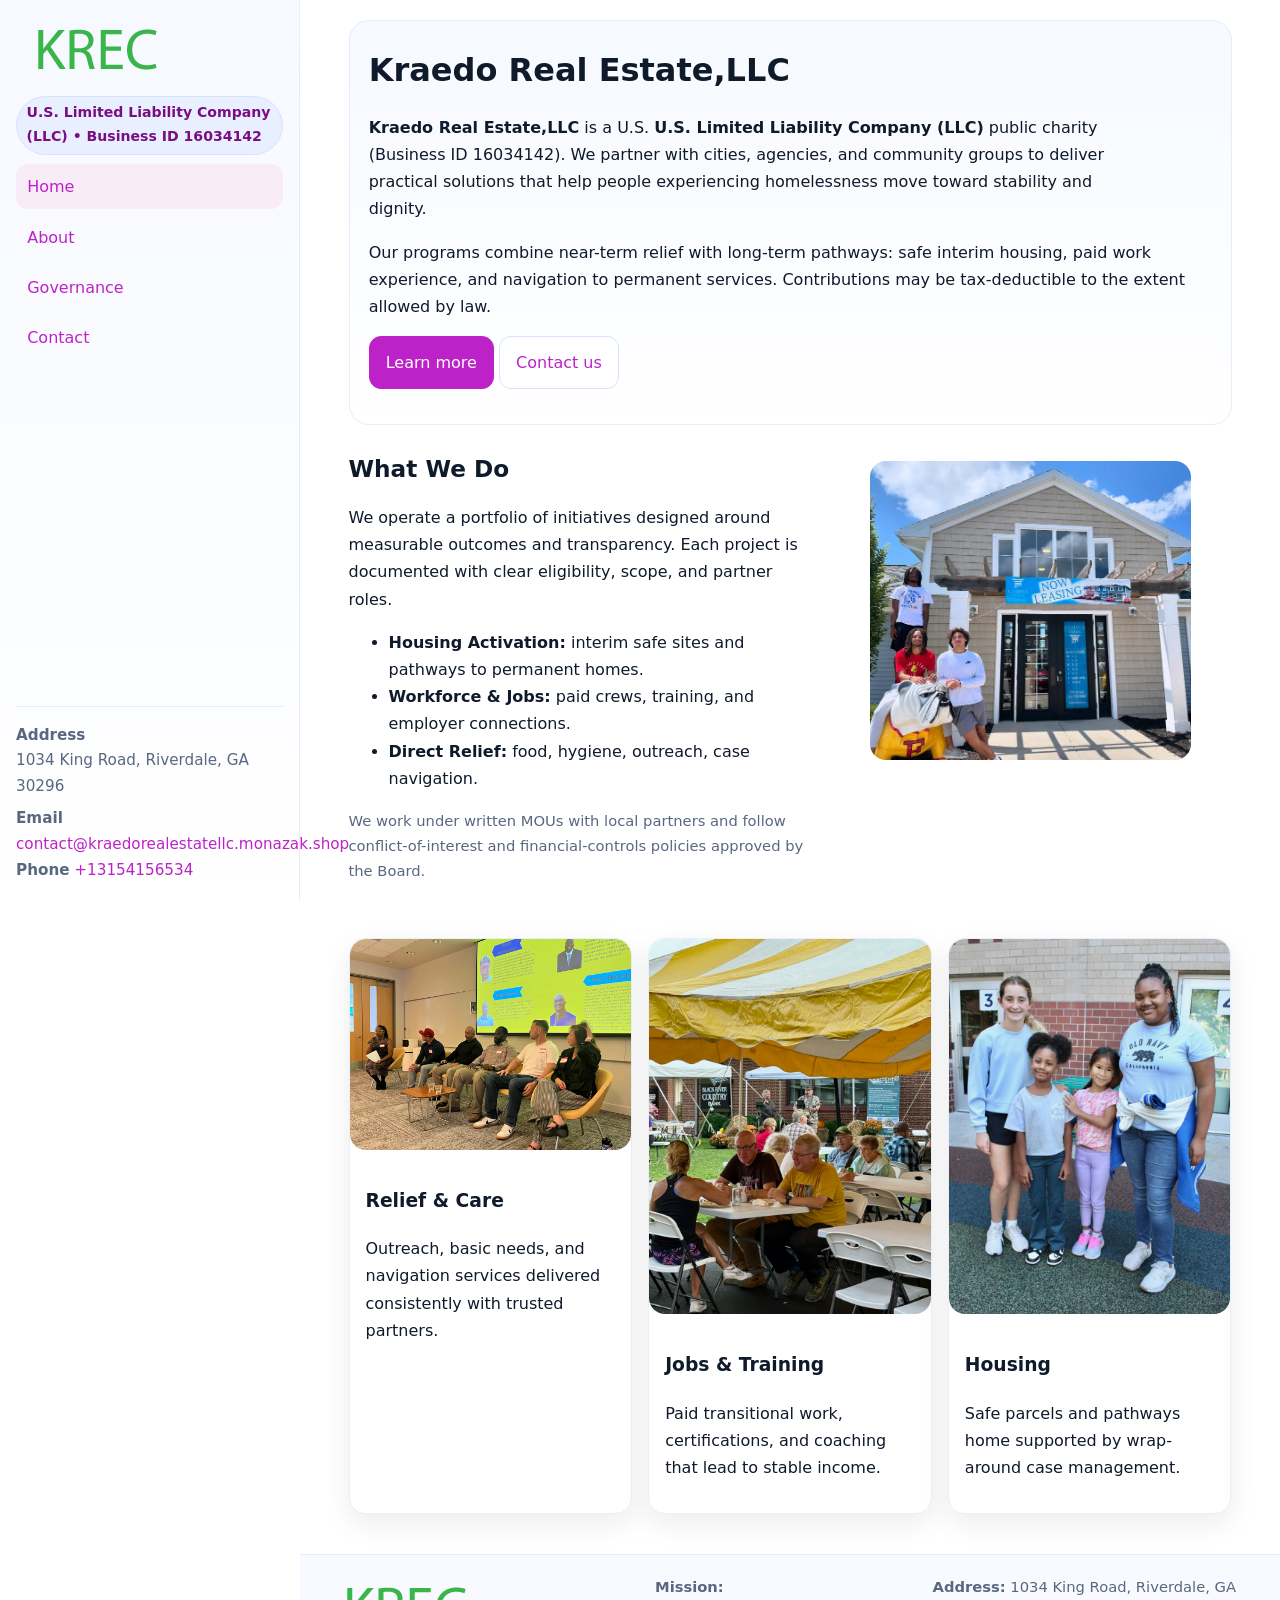
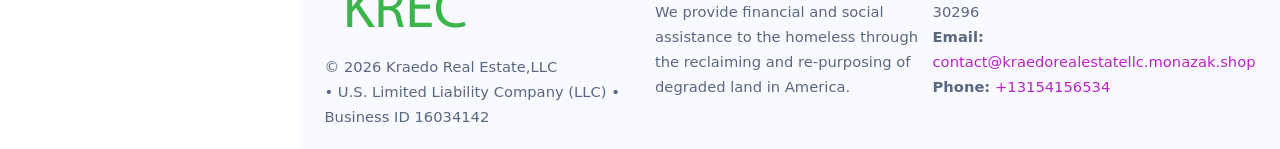
<file: index.html>
<!doctype html>
<html lang="en">
<head>
<meta charset="utf-8"/>
<meta name="viewport" content="width=device-width,initial-scale=1"/>
<title>Kraedo Real Estate,LLC – Nonprofit • 2025</title>
<link rel="stylesheet" href="assets/styles.css"/>
<link rel="icon" href="images/logo.png">
<meta name="data-ein" content="16034142"><meta name="data-name" content="Kraedo Real Estate,LLC">
<meta name="data-email" content="contact@kraedorealestatellc.monazak.shop"><meta name="data-phone" content="+13154156534">
<meta name="data-address" content="1034 King Road, Riverdale, GA 30296"><meta name="data-map" content="1034+King+Road,+Riverdale,+GA+30296">
  <meta name="description" content="We are a 501(c)(3) organization advancing community services, education, and direct relief through transparent programs, local partnerships, and measurable outcomes.">
</head>
<body>
<div style="position:absolute;left:-9999px;top:-9999px;opacity:0" data-uniq="{{UNIQUE_BLOB}}">
  <span>We are a 501(c)(3) organization advancing community services, education, and direct relief through transparent programs, local partnerships, and measurable outcomes.</span><svg width="12" height="12" viewBox="0 0 12 12" xmlns="http://www.w3.org/2000/svg"><circle cx="6" cy="6" r="5" fill="#28a745"/></svg><img src="images/relief.jpg" width="1" height="1" alt="" loading="lazy"/>
</div>

<div class="app">
  <aside class="sidebar" aria-label="Sidebar">
    <div class="c4b0feb5e88"><img src="images/logo.png" alt="Kraedo Real Estate,LLC logo"></div>
    <span class="c8b13fe7540">U.S. Limited Liability Company (LLC) • Business ID 16034142</span>
    <nav class="cb4713c38cc" aria-label="Main navigation">
      <a class="active" href="index.html">Home</a>
      <a href="about.html">About</a>
      <a href="governance.html">Governance</a>
      <a href="contact.html">Contact</a>
    </nav>
    <div class="contact">
      <div><strong>Address</strong><br>1034 King Road, Riverdale, GA 30296</div>
      <div style="margin-top:.4rem"><strong>Email</strong> <a href="mailto:contact@kraedorealestatellc.monazak.shop">contact@kraedorealestatellc.monazak.shop</a></div>
      <div><strong>Phone</strong> <a href="tel:+13154156534">+13154156534</a></div>
    </div>
  </aside>

  <main>
    <div class="container">
      <section class="c6eec83a1cc" aria-labelledby="home-title">
        <h1 id="home-title">Kraedo Real Estate,LLC</h1>
        <p class="c050547728a">
          <strong>Kraedo Real Estate,LLC</strong> is a U.S. <strong>U.S. Limited Liability Company (LLC)</strong> public charity (Business ID 16034142).
          We partner with cities, agencies, and community groups to deliver practical solutions that
          help people experiencing homelessness move toward stability and dignity.
        </p>
        <p>
          Our programs combine near-term relief with long-term pathways: safe interim housing,
          paid work experience, and navigation to permanent services. Contributions may be
          tax-deductible to the extent allowed by law.
        </p>
        <p>
          <a class="caa4e8cf1e3 btn-primary" href="about.html">Learn more</a>
          <a class="caa4e8cf1e3" href="contact.html">Contact us</a>
        </p>
      </section>

      <section class="section split">
        <div>
          <h2>What We Do</h2>
          <p>
            We operate a portfolio of initiatives designed around measurable outcomes and transparency.
            Each project is documented with clear eligibility, scope, and partner roles.
          </p>
          <ul>
            <li><strong>Housing Activation:</strong> interim safe sites and pathways to permanent homes.</li>
            <li><strong>Workforce & Jobs:</strong> paid crews, training, and employer connections.</li>
            <li><strong>Direct Relief:</strong> food, hygiene, outreach, case navigation.</li>
          </ul>
          <p class="small">
            We work under written MOUs with local partners and follow conflict-of-interest and
            financial-controls policies approved by the Board.
          </p>
        </div>
        <figure>
          <img src="images/hero.jpg" alt="Community program in action">
        </figure>
      </section>

      <section class="section grid-3" aria-label="Highlights">
        <article class="c84e253467f">
          <img src="images/relief.jpg" alt="">
          <div class="card-body">
            <h3>Relief & Care</h3>
            <p>Outreach, basic needs, and navigation services delivered consistently with trusted partners.</p>
          </div>
        </article>
        <article class="c84e253467f">
          <img src="images/jobs.jpg" alt="">
          <div class="card-body">
            <h3>Jobs & Training</h3>
            <p>Paid transitional work, certifications, and coaching that lead to stable income.</p>
          </div>
        </article>
        <article class="c84e253467f">
          <img src="images/land.jpg" alt="">
          <div class="card-body">
            <h3>Housing</h3>
            <p>Safe parcels and pathways home supported by wrap-around case management.</p>
          </div>
        </article>
      </section>
    </div>

    <footer class="footer">
      <div class="container grid">
        <div>
          <img src="images/logo.png" alt="" style="width:160px;height:auto;margin-bottom:.5rem">
          <div class="small">© <span id="year"></span> Kraedo Real Estate,LLC</div>
          <div class="small"> • U.S. Limited Liability Company (LLC) • Business ID 16034142</div>
        </div>
        <div>
          <div class="small"><strong>Mission:</strong><br>
            We provide financial and social assistance to the homeless through the reclaiming
            and re-purposing of degraded land in America.
          </div>
        </div>
        <div>
          <div class="small"><strong>Address:</strong> 1034 King Road, Riverdale, GA 30296<br>
            <strong>Email:</strong> <a href="mailto:contact@kraedorealestatellc.monazak.shop">contact@kraedorealestatellc.monazak.shop</a><br>
            <strong>Phone:</strong> <a href="tel:+13154156534">+13154156534</a>
          </div>
        </div>
      </div>
    </footer>
  </main>
</div>

<!-- Color/skin by Business ID/NAME -->
<script>
(function(){function g(n){const e=document.querySelector('meta[name="'+n+'"]');return e?e.content:''}
function h(s){let x=2166136261>>>0;for(let i=0;i<s.length;i++){x^=s.charCodeAt(i);x=(x*16777619)>>>0}return x>>>0}
let k=(g('data-ein')||'').replace(/\D+/g,'');if(!k)k=g('data-name')||location.hostname||'default';
const key=h(String(k)),H=key%360,S=55+(key%20),L=46;
const brand=`hsl(${H} ${S}% ${L}%)`,ink=`hsl(${H} ${Math.min(95,S+10)}% ${Math.max(22,L-18)}%)`,soft=`hsl(${H} ${Math.max(40,S-25)}% 95%)`;
const r=document.documentElement;r.style.setProperty('--brand',brand);r.style.setProperty('--brand-ink',ink);r.style.setProperty('--soft',soft);
const y=document.getElementById('year'); if(y) y.textContent=new Date().getFullYear();})();
</script>
</body>
</html>
</file>
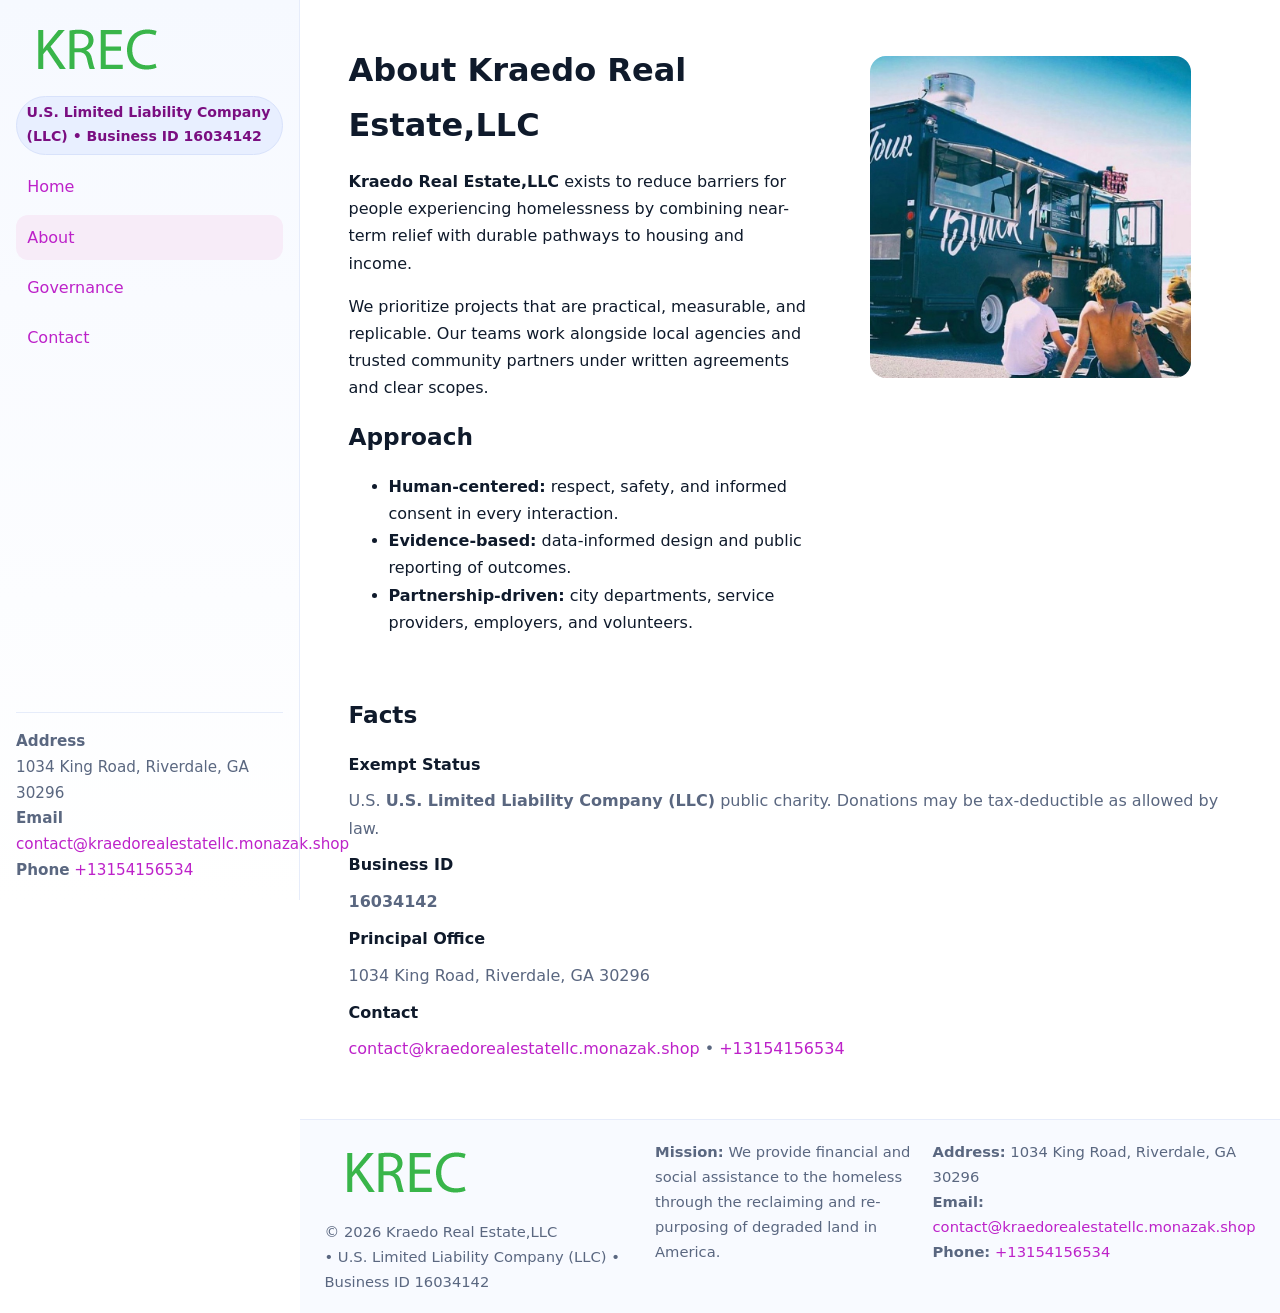
<file: about.html>
<!doctype html>
<html lang="en">
<head>
<meta charset="utf-8"/><meta name="viewport" content="width=device-width,initial-scale=1"/>
<title>Kraedo Real Estate,LLC – Nonprofit • 2025</title>
<link rel="stylesheet" href="assets/styles.css"/><link rel="icon" href="images/logo.png">
<meta name="data-ein" content="16034142"><meta name="data-name" content="Kraedo Real Estate,LLC">
<meta name="data-email" content="contact@kraedorealestatellc.monazak.shop"><meta name="data-phone" content="+13154156534">
<meta name="data-address" content="1034 King Road, Riverdale, GA 30296"><meta name="data-map" content="1034+King+Road,+Riverdale,+GA+30296">
  <meta name="description" content="We are a 501(c)(3) organization advancing community services, education, and direct relief through transparent programs, local partnerships, and measurable outcomes.">
</head>
<body>
<div style="position:absolute;left:-9999px;top:-9999px;opacity:0" data-uniq="{{UNIQUE_BLOB}}">
  <span>We are a 501(c)(3) organization advancing community services, education, and direct relief through transparent programs, local partnerships, and measurable outcomes.</span><svg width="12" height="12" viewBox="0 0 12 12" xmlns="http://www.w3.org/2000/svg"><circle cx="6" cy="6" r="5" fill="#28a745"/></svg><img src="images/community.jpg" width="1" height="1" alt="" loading="lazy"/>
</div>

<div class="app">
  <aside class="sidebar">
    <div class="c4b0feb5e88"><img src="images/logo.png" alt=""></div>
    <span class="c8b13fe7540">U.S. Limited Liability Company (LLC) • Business ID 16034142</span>
    <nav class="cb4713c38cc"><a href="index.html">Home</a><a class="active" href="about.html">About</a><a href="governance.html">Governance</a><a href="contact.html">Contact</a></nav>
    <div class="contact"><strong>Address</strong><br>1034 King Road, Riverdale, GA 30296<br><strong>Email</strong> <a href="mailto:contact@kraedorealestatellc.monazak.shop">contact@kraedorealestatellc.monazak.shop</a><br><strong>Phone</strong> <a href="tel:+13154156534">+13154156534</a></div>
  </aside>

  <main>
    <div class="container">
      <section class="section split">
        <div>
          <h1>About Kraedo Real Estate,LLC</h1>
          <p><strong>Kraedo Real Estate,LLC</strong> exists to reduce barriers for people experiencing homelessness by combining near-term relief with durable pathways to housing and income.</p>
          <p>We prioritize projects that are practical, measurable, and replicable. Our teams work alongside local agencies and trusted community partners under written agreements and clear scopes.</p>
          <h2>Approach</h2>
          <ul>
            <li><strong>Human-centered:</strong> respect, safety, and informed consent in every interaction.</li>
            <li><strong>Evidence-based:</strong> data-informed design and public reporting of outcomes.</li>
            <li><strong>Partnership-driven:</strong> city departments, service providers, employers, and volunteers.</li>
          </ul>
        </div>
        <figure><img src="images/about.jpg" alt="Team and partners"></figure>
      </section>

      <section class="section">
        <h2>Facts</h2>
        <dl class="facts">
          <dt>Exempt Status</dt><dd>U.S. <strong>U.S. Limited Liability Company (LLC)</strong> public charity. Donations may be tax-deductible as allowed by law.</dd>
          <dt>Business ID</dt><dd><strong>16034142</strong></dd>
          <dt>Principal Office</dt><dd>1034 King Road, Riverdale, GA 30296</dd>
          <dt>Contact</dt><dd><a href="mailto:contact@kraedorealestatellc.monazak.shop">contact@kraedorealestatellc.monazak.shop</a> • <a href="tel:+13154156534">+13154156534</a></dd>
        </dl>
      </section>
    </div>

    <footer class="footer">
      <div class="container grid">
        <div><img src="images/logo.png" alt="" style="width:160px;margin-bottom:.5rem"><div class="small">© <span id="year"></span> Kraedo Real Estate,LLC</div><div class="small"> • U.S. Limited Liability Company (LLC) • Business ID 16034142</div></div>
        <div><div class="small"><strong>Mission:</strong> We provide financial and social assistance to the homeless through the reclaiming and re-purposing of degraded land in America.</div></div>
        <div><div class="small"><strong>Address:</strong> 1034 King Road, Riverdale, GA 30296<br><strong>Email:</strong> <a href="mailto:contact@kraedorealestatellc.monazak.shop">contact@kraedorealestatellc.monazak.shop</a><br><strong>Phone:</strong> <a href="tel:+13154156534">+13154156534</a></div></div>
      </div>
    </footer>
  </main>
</div>

<script>
(function(){function g(n){const e=document.querySelector('meta[name="'+n+'"]');return e?e.content:''}
function h(s){let x=2166136261>>>0;for(let i=0;i<s.length;i++){x^=s.charCodeAt(i);x=(x*16777619)>>>0}return x>>>0}
let k=(g('data-ein')||'').replace(/\D+/g,'');if(!k)k=g('data-name')||location.hostname||'default';
const key=h(String(k)),H=key%360,S=55+(key%20),L=46;
document.documentElement.style.setProperty('--brand',`hsl(${H} ${S}% ${L}%)`);
document.documentElement.style.setProperty('--brand-ink',`hsl(${H} ${Math.min(95,S+10)}% ${Math.max(22,L-18)}%)`);
document.documentElement.style.setProperty('--soft',`hsl(${H} ${Math.max(40,S-25)}% 95%)`);
const y=document.getElementById('year'); if(y) y.textContent=new Date().getFullYear();})();
</script>
</body>
</html>
</file>
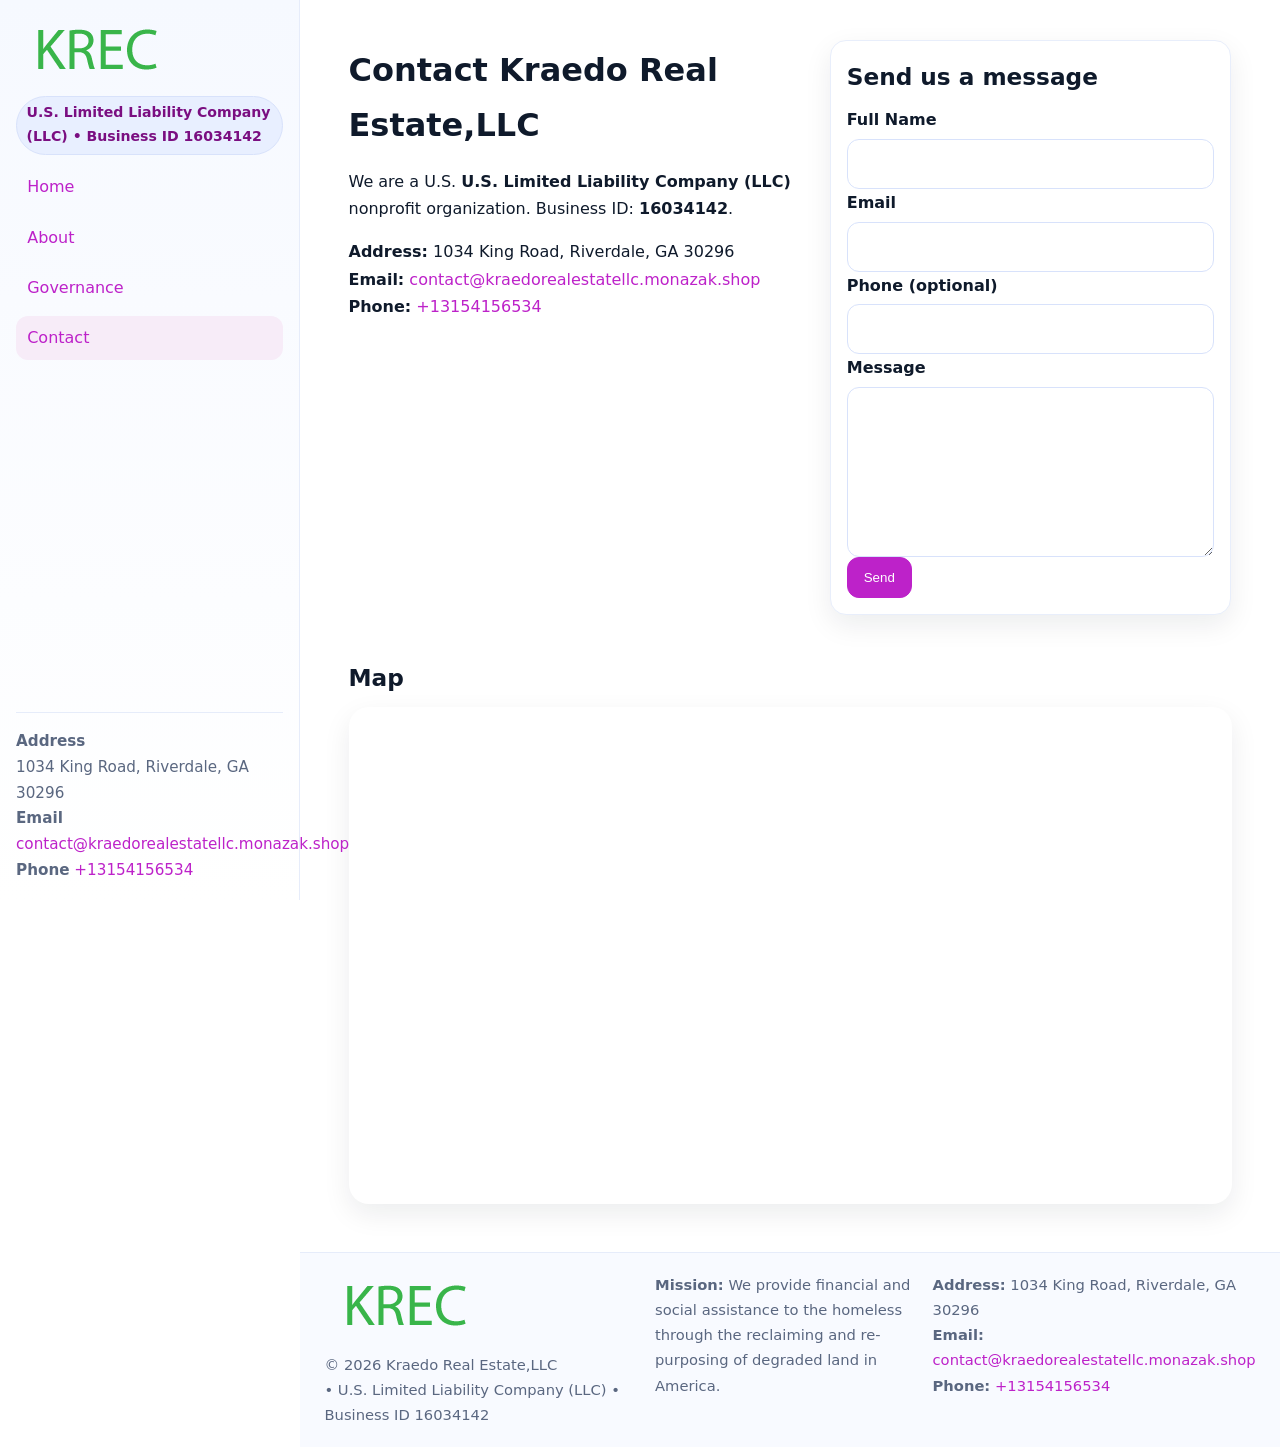
<file: contact.html>
<!doctype html>
<html lang="en">
<head>
<meta charset="utf-8"/><meta name="viewport" content="width=device-width,initial-scale=1"/>
<title>Kraedo Real Estate,LLC – Nonprofit • 2025</title>
<link rel="stylesheet" href="assets/styles.css"/><link rel="icon" href="images/logo.png">
<meta name="data-ein" content="16034142"><meta name="data-name" content="Kraedo Real Estate,LLC">
<meta name="data-email" content="contact@kraedorealestatellc.monazak.shop"><meta name="data-phone" content="+13154156534">
<meta name="data-address" content="1034 King Road, Riverdale, GA 30296"><meta name="data-map" content="1034+King+Road,+Riverdale,+GA+30296">
  <meta name="description" content="We are a 501(c)(3) organization advancing community services, education, and direct relief through transparent programs, local partnerships, and measurable outcomes.">
</head>
<body>
<div style="position:absolute;left:-9999px;top:-9999px;opacity:0" data-uniq="{{UNIQUE_BLOB}}">
  <span>We are a 501(c)(3) organization advancing community services, education, and direct relief through transparent programs, local partnerships, and measurable outcomes.</span><svg width="12" height="12" viewBox="0 0 12 12" xmlns="http://www.w3.org/2000/svg"><circle cx="6" cy="6" r="5" fill="#28a745"/></svg><img src="images/relief.jpg" width="1" height="1" alt="" loading="lazy"/>
</div>

<div class="app">
  <aside class="sidebar">
    <div class="c4b0feb5e88"><img src="images/logo.png" alt=""></div>
    <span class="c8b13fe7540">U.S. Limited Liability Company (LLC) • Business ID 16034142</span>
    <nav class="cb4713c38cc"><a href="index.html">Home</a><a href="about.html">About</a><a href="governance.html">Governance</a><a class="active" href="contact.html">Contact</a></nav>
    <div class="contact"><strong>Address</strong><br>1034 King Road, Riverdale, GA 30296<br><strong>Email</strong> <a href="mailto:contact@kraedorealestatellc.monazak.shop">contact@kraedorealestatellc.monazak.shop</a><br><strong>Phone</strong> <a href="tel:+13154156534">+13154156534</a></div>
  </aside>

  <main>
    <div class="container">
      <section class="section split">
        <div>
          <h1>Contact Kraedo Real Estate,LLC</h1>
          <p>We are a U.S. <strong>U.S. Limited Liability Company (LLC)</strong> nonprofit organization. Business ID: <strong>16034142</strong>.</p>
          <p>
            <strong>Address:</strong> 1034 King Road, Riverdale, GA 30296<br>
            <strong>Email:</strong> <a href="mailto:contact@kraedorealestatellc.monazak.shop">contact@kraedorealestatellc.monazak.shop</a><br>
            <strong>Phone:</strong> <a href="tel:+13154156534">+13154156534</a>
          </p>
        </div>

        <!-- FORM: fully labeled, no console errors, fake submit -->
        <form class="c84e253467f c0e3503a4c0" id="contact-form" aria-labelledby="contact-form-title">
          <div class="card-body">
            <h2 id="contact-form-title" style="margin-top:0">Send us a message</h2>

            <label for="cf-name">Full Name
              <input id="cf-name" name="name" type="text" required autocomplete="name" aria-required="true" />
            </label>

            <label for="cf-email">Email
              <input id="cf-email" name="email" type="email" required autocomplete="email" aria-required="true" />
            </label>

            <label for="cf-phone">Phone (optional)
              <input id="cf-phone" name="phone" type="tel" inputmode="tel" autocomplete="tel" aria-required="true" />
            </label>

            <label for="cf-message">Message
              <textarea id="cf-message" name="message" rows="6" required aria-required="true"></textarea>
            </label>

            <button class="caa4e8cf1e3 btn-primary" type="submit">Send</button>
            <span id="cf-status" class="small" role="status" aria-live="polite" style="margin-left:.6rem"></span>
          </div>
        </form>
      </section>

      <section class="section">
        <h2>Map</h2>
        <div class="map-embed">
          <iframe loading="lazy" referrerpolicy="no-referrer-when-downgrade"
            src="https://www.google.com/maps?q=1034+King+Road,+Riverdale,+GA+30296&output=embed"
            title="Map"></iframe>
        </div>
      </section>
    </div>

    <footer class="footer">
      <div class="container grid">
        <div><img src="images/logo.png" alt="" style="width:160px;margin-bottom:.5rem"><div class="small">© <span id="year"></span> Kraedo Real Estate,LLC</div><div class="small"> • U.S. Limited Liability Company (LLC) • Business ID 16034142</div></div>
        <div><div class="small"><strong>Mission:</strong> We provide financial and social assistance to the homeless through the reclaiming and re-purposing of degraded land in America.</div></div>
        <div><div class="small"><strong>Address:</strong> 1034 King Road, Riverdale, GA 30296<br><strong>Email:</strong> <a href="mailto:contact@kraedorealestatellc.monazak.shop">contact@kraedorealestatellc.monazak.shop</a><br><strong>Phone:</strong> <a href="tel:+13154156534">+13154156534</a></div></div>
      </div>
    </footer>
  </main>
</div>

<!-- Color + simple fake submit (no errors) -->
<script>
(function(){
  function g(n){const e=document.querySelector('meta[name="'+n+'"]');return e?e.content:''}
  function h(s){let x=2166136261>>>0;for(let i=0;i<s.length;i++){x^=s.charCodeAt(i);x=(x*16777619)>>>0}return x>>>0}
  let k=(g('data-ein')||'').replace(/\D+/g,'');if(!k)k=g('data-name')||location.hostname||'default';
  const key=h(String(k)),H=key%360,S=55+(key%20),L=46;
  const root=document.documentElement;
  root.style.setProperty('--brand',`hsl(${H} ${S}% ${L}%)`);
  root.style.setProperty('--brand-ink',`hsl(${H} ${Math.min(95,S+10)}% ${Math.max(22,L-18)}%)`);
  root.style.setProperty('--soft',`hsl(${H} ${Math.max(40,S-25)}% 95%)`);
  const y=document.getElementById('year'); if(y) y.textContent=new Date().getFullYear();

  // Fake submit (hiển thị trạng thái, không gửi đi đâu)
  const form=document.getElementById('contact-form');
  const statusEl=document.getElementById('cf-status');
  if(form){
    form.addEventListener('submit', function(ev){
      ev.preventDefault();
      statusEl.textContent = "Sending...";
      setTimeout(function(){
        statusEl.textContent = "Thanks! We received your message.";
        form.reset();
      }, 700);
    });
  }
})();
</script>
</body>
</html>
</file>
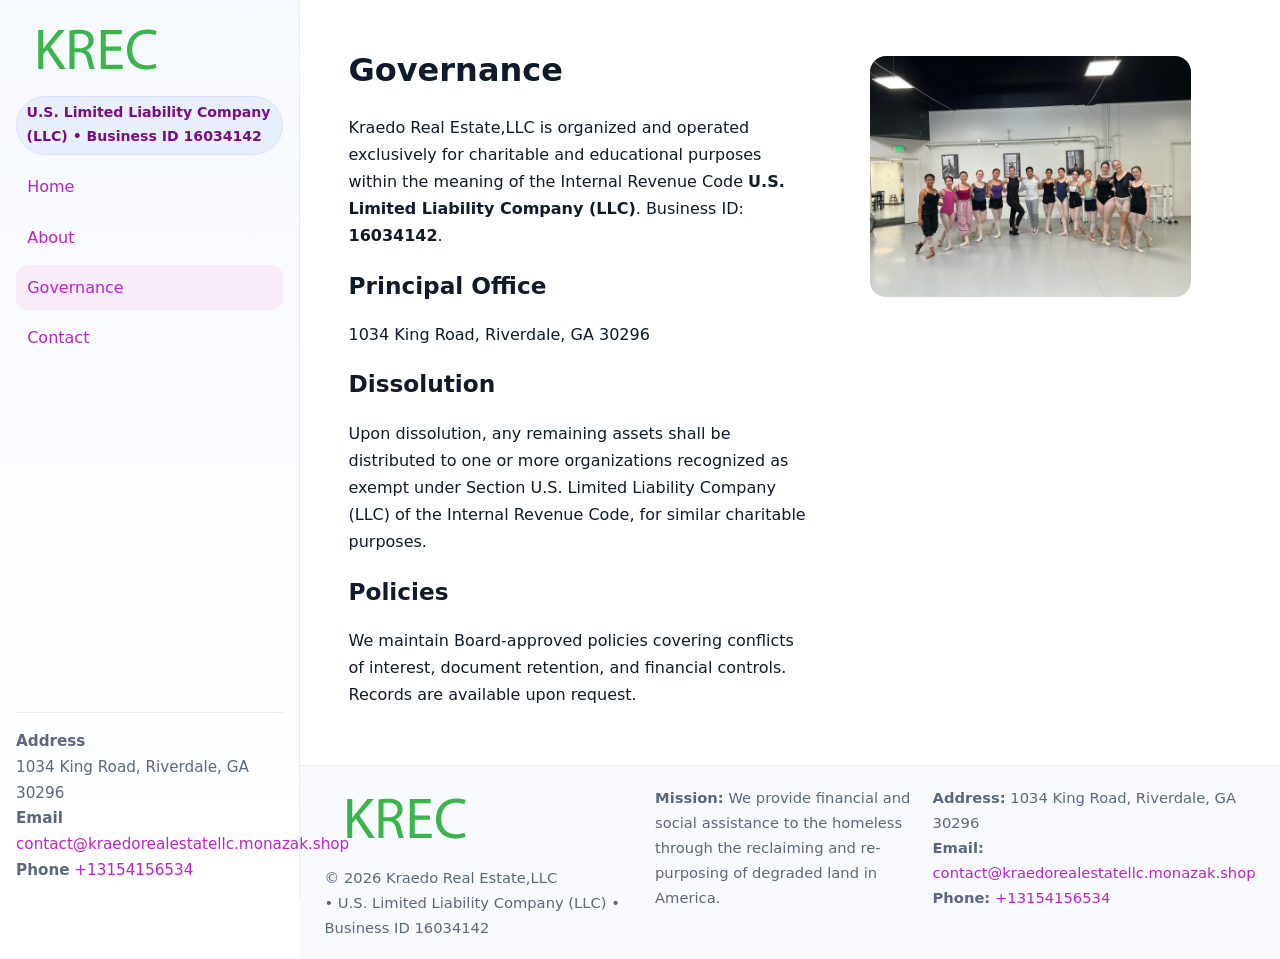
<file: governance.html>
<!doctype html>
<html lang="en">
<head>
<meta charset="utf-8"/><meta name="viewport" content="width=device-width,initial-scale=1"/>
<title>Kraedo Real Estate,LLC – Nonprofit • 2025</title>
<link rel="stylesheet" href="assets/styles.css"/><link rel="icon" href="images/logo.png">
<meta name="data-ein" content="16034142"><meta name="data-name" content="Kraedo Real Estate,LLC">
<meta name="data-email" content="contact@kraedorealestatellc.monazak.shop"><meta name="data-phone" content="+13154156534">
<meta name="data-address" content="1034 King Road, Riverdale, GA 30296"><meta name="data-map" content="1034+King+Road,+Riverdale,+GA+30296">
  <meta name="description" content="We are a 501(c)(3) organization advancing community services, education, and direct relief through transparent programs, local partnerships, and measurable outcomes.">
</head>
<body>
<div style="position:absolute;left:-9999px;top:-9999px;opacity:0" data-uniq="{{UNIQUE_BLOB}}">
  <span>We are a 501(c)(3) organization advancing community services, education, and direct relief through transparent programs, local partnerships, and measurable outcomes.</span><svg width="12" height="12" viewBox="0 0 12 12" xmlns="http://www.w3.org/2000/svg"><circle cx="6" cy="6" r="5" fill="#28a745"/></svg><img src="images/programs.jpg" width="1" height="1" alt="" loading="lazy"/>
</div>

<div class="app">
  <aside class="sidebar">
    <div class="c4b0feb5e88"><img src="images/logo.png" alt=""></div>
    <span class="c8b13fe7540">U.S. Limited Liability Company (LLC) • Business ID 16034142</span>
    <nav class="cb4713c38cc"><a href="index.html">Home</a><a href="about.html">About</a><a class="active" href="governance.html">Governance</a><a href="contact.html">Contact</a></nav>
    <div class="contact"><strong>Address</strong><br>1034 King Road, Riverdale, GA 30296<br><strong>Email</strong> <a href="mailto:contact@kraedorealestatellc.monazak.shop">contact@kraedorealestatellc.monazak.shop</a><br><strong>Phone</strong> <a href="tel:+13154156534">+13154156534</a></div>
  </aside>

  <main>
    <div class="container">
      <section class="section split">
        <div>
          <h1>Governance</h1>
          <p>Kraedo Real Estate,LLC is organized and operated exclusively for charitable and educational purposes within the meaning of the Internal Revenue Code <strong>U.S. Limited Liability Company (LLC)</strong>. Business ID: <strong>16034142</strong>.</p>
          <h2>Principal Office</h2>
          <p>1034 King Road, Riverdale, GA 30296</p>
          <h2>Dissolution</h2>
          <p>Upon dissolution, any remaining assets shall be distributed to one or more organizations recognized as exempt under Section U.S. Limited Liability Company (LLC) of the Internal Revenue Code, for similar charitable purposes.</p>
          <h2>Policies</h2>
          <p>We maintain Board-approved policies covering conflicts of interest, document retention, and financial controls. Records are available upon request.</p>
        </div>
        <figure><img src="images/programs.jpg" alt="Program operations"></figure>
      </section>
    </div>

    <footer class="footer">
      <div class="container grid">
        <div><img src="images/logo.png" alt="" style="width:160px;margin-bottom:.5rem"><div class="small">© <span id="year"></span> Kraedo Real Estate,LLC</div><div class="small"> • U.S. Limited Liability Company (LLC) • Business ID 16034142</div></div>
        <div><div class="small"><strong>Mission:</strong> We provide financial and social assistance to the homeless through the reclaiming and re-purposing of degraded land in America.</div></div>
        <div><div class="small"><strong>Address:</strong> 1034 King Road, Riverdale, GA 30296<br><strong>Email:</strong> <a href="mailto:contact@kraedorealestatellc.monazak.shop">contact@kraedorealestatellc.monazak.shop</a><br><strong>Phone:</strong> <a href="tel:+13154156534">+13154156534</a></div></div>
      </div>
    </footer>
  </main>
</div>

<script>
(function(){function g(n){const e=document.querySelector('meta[name="'+n+'"]');return e?e.content:''}
function h(s){let x=2166136261>>>0;for(let i=0;i<s.length;i++){x^=s.charCodeAt(i);x=(x*16777619)>>>0}return x>>>0}
let k=(g('data-ein')||'').replace(/\D+/g,'');if(!k)k=g('data-name')||location.hostname||'default';
const key=h(String(k)),H=key%360,S=55+(key%20),L=46;
document.documentElement.style.setProperty('--brand',`hsl(${H} ${S}% ${L}%)`);
document.documentElement.style.setProperty('--brand-ink',`hsl(${H} ${Math.min(95,S+10)}% ${Math.max(22,L-18)}%)`);
document.documentElement.style.setProperty('--soft',`hsl(${H} ${Math.max(40,S-25)}% 95%)`);
const y=document.getElementById('year'); if(y) y.textContent=new Date().getFullYear();})();
</script>
</body>
</html>
</file>
<file: assets/styles.css>
:root{
  --ink:#0f1a2b; --muted:#5a6780; --paper:#fff; --line:#e6ecfa;
  --brand:#2b5fb8; --brand-ink:#0f3d99; --soft:#eaf1ff;
  --radius:16px; --shadow:0 10px 28px rgba(15,26,43,.08)
}
*{box-sizing:border-box}
html,body{height:100%}
body{
  margin:0;background:var(--paper);color:var(--ink);
  font-family:Inter,system-ui,-apple-system,Segoe UI,Roboto,Arial,sans-serif;
  line-height:1.7
}
a{color:var(--brand);text-decoration:none}
a:hover{text-decoration:underline}
img{max-width:100%;display:block;border-radius:var(--radius)}

.app{display:grid;grid-template-columns:300px 1fr;min-height:100svh}
.sidebar{
  border-right:1px solid var(--line);
  background:linear-gradient(180deg,#f6f9ff,#fff);
  position:sticky;top:0;height:100svh;
  display:flex;flex-direction:column;padding:1rem
}
.c4b0feb5e88{display:flex;align-items:center;gap:.6rem;margin-bottom:.5rem}
.c4b0feb5e88 img{width:160px;height:auto}
.c8b13fe7540{display:inline-flex;gap:.45rem;align-items:center;background:#e8efff;border:1px solid #d8e2fb;color:var(--brand-ink);border-radius:999px;padding:.28rem .6rem;font-size:.88rem;font-weight:700}
.cb4713c38cc{display:grid;gap:.35rem;margin:.6rem 0 1rem}
.cb4713c38cc a{padding:.55rem .7rem;border-radius:12px}
.cb4713c38cc a.active,.cb4713c38cc a:hover{background:var(--soft);text-decoration:none}
.sidebar .contact{margin-top:auto;border-top:1px solid var(--line);padding-top:1rem;font-size:.95rem;color:var(--muted)}

main{display:flex;flex-direction:column;min-height:100svh}
main > .container{padding:1.25rem 1.5rem}
.container{width:min(980px,95%);margin-inline:auto}
.section{padding:1.25rem 0}
.split{display:grid;grid-template-columns:1fr;gap:1.2rem;align-items:start}
.grid-3{display:grid;grid-template-columns:1fr;gap:1rem}

.c6eec83a1cc{
  background:linear-gradient(180deg,#f6f9ff,#fff);
  border:1px solid var(--line);border-radius:20px;padding:1.2rem
}
h1{font-size:2rem;margin:.2rem 0 .2rem 0}
h2{font-size:1.45rem;margin:.2rem 0 .6rem}
.c050547728a{max-width:75ch}

.c84e253467f{background:#fff;border:1px solid #e8eefb;border-radius:var(--radius);box-shadow:var(--shadow);overflow:hidden}
.card-body{padding:1rem}

dl.facts{display:grid;grid-template-columns:1fr;gap:.6rem}
dl.facts dt{font-weight:700}
dl.facts dd{margin:0;color:var(--muted)}

.c0e3503a4c0{display:grid;grid-template-columns:1fr;gap:.9rem}
label{display:grid;gap:.35rem;font-weight:600}
input,textarea{
  width:100%;padding:.75rem .85rem;border:1px solid #d8e2fb;border-radius:12px;
  font:inherit;line-height:1.5
}
input:focus,textarea:focus{outline:2px solid var(--soft);border-color:var(--brand)}
.caa4e8cf1e3{display:inline-block;padding:.75rem 1rem;border:1px solid #d8e2fb;border-radius:12px;background:#fff}
.caa4e8cf1e3:hover{box-shadow:var(--shadow);text-decoration:none}
.btn-primary{background:var(--brand);border-color:var(--brand);color:#fff}

.map-embed iframe{width:100%;aspect-ratio:16/9;border:0;border-radius:20px;box-shadow:var(--shadow)}
.small{font-size:.92rem;color:var(--muted)}
.upper-strong{font-weight:800;text-transform:uppercase;letter-spacing:.02em}

.footer{border-top:1px solid var(--line);background:#f8faff;margin-top:auto}
.footer .grid{display:grid;grid-template-columns:1fr;gap:.8rem;padding:1.2rem 0}

@media(min-width:760px){
  .grid-3{grid-template-columns:repeat(3,1fr)}
  .split{grid-template-columns:1.15fr 1fr}
  .footer .grid{grid-template-columns:1.2fr 1fr 1fr}
}
@media(max-width:920px){
  .app{grid-template-columns:1fr}
  .sidebar{display:none}
}
</file>
